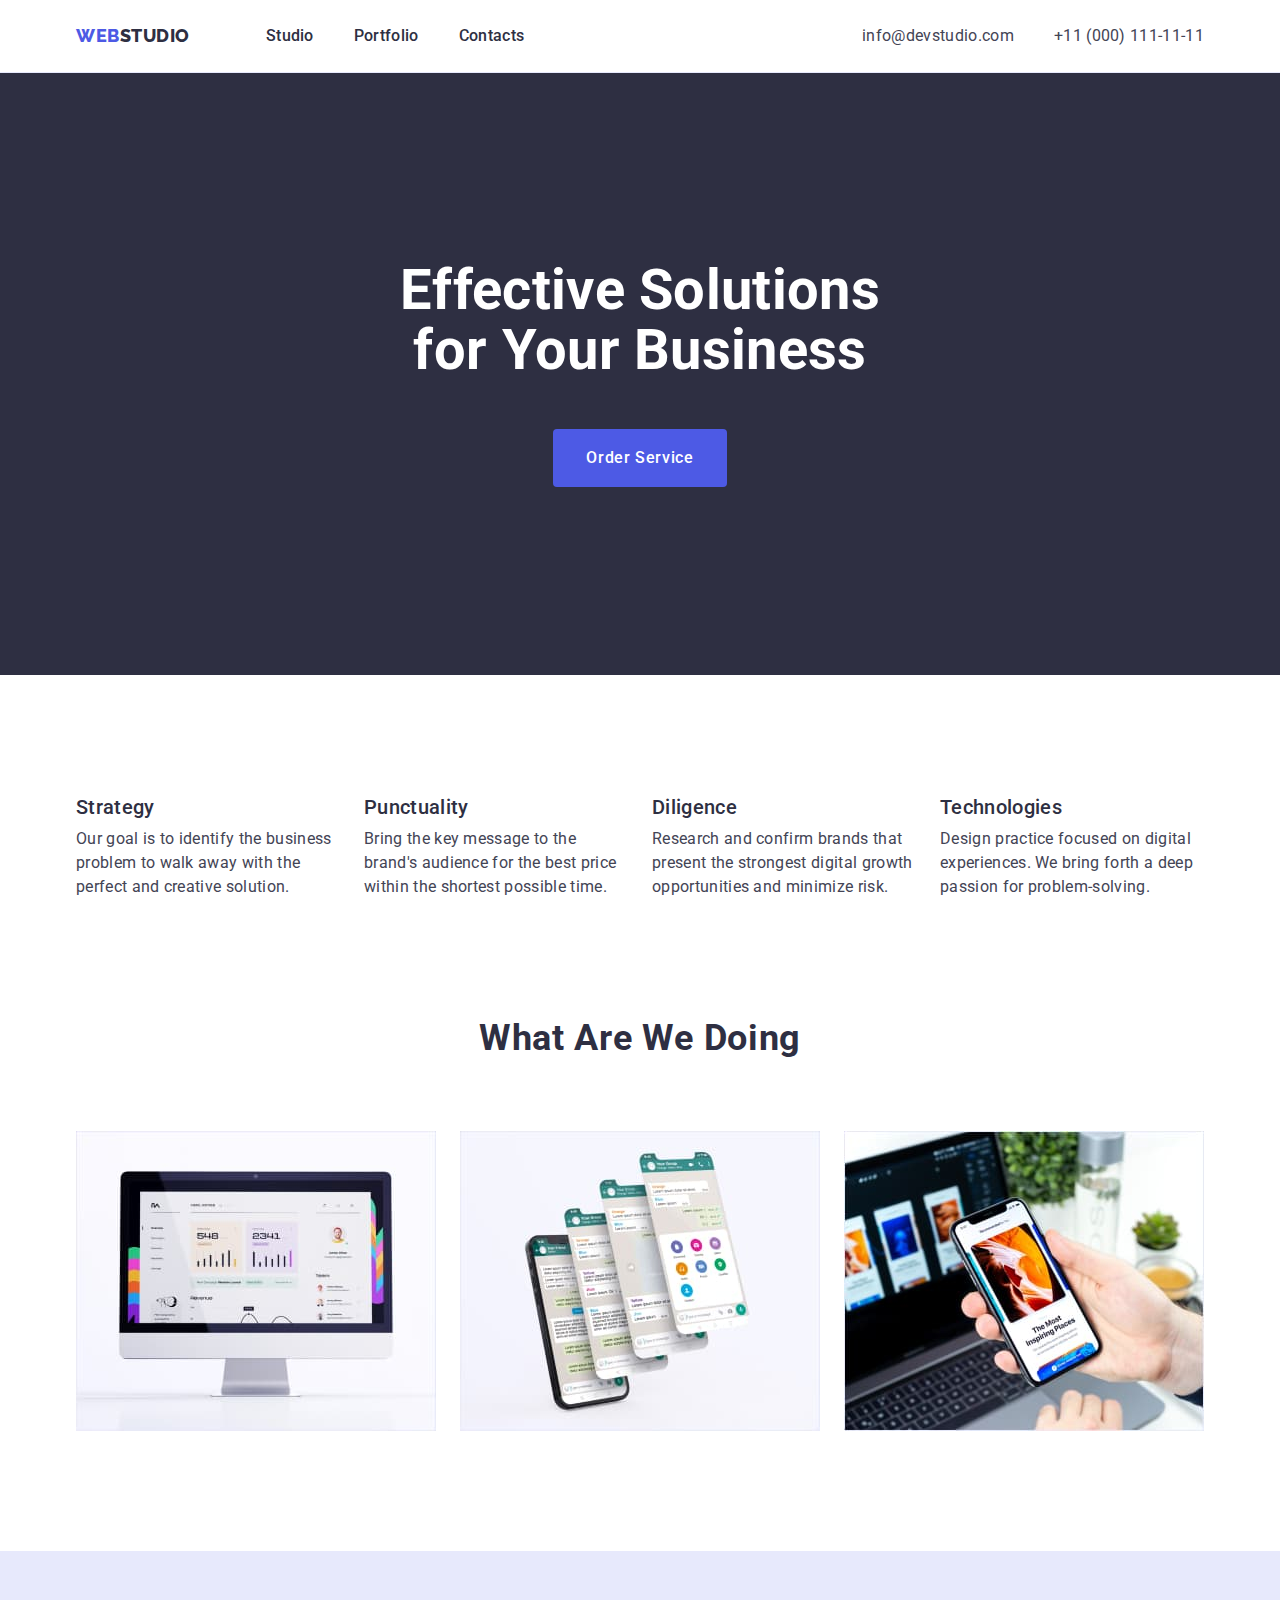
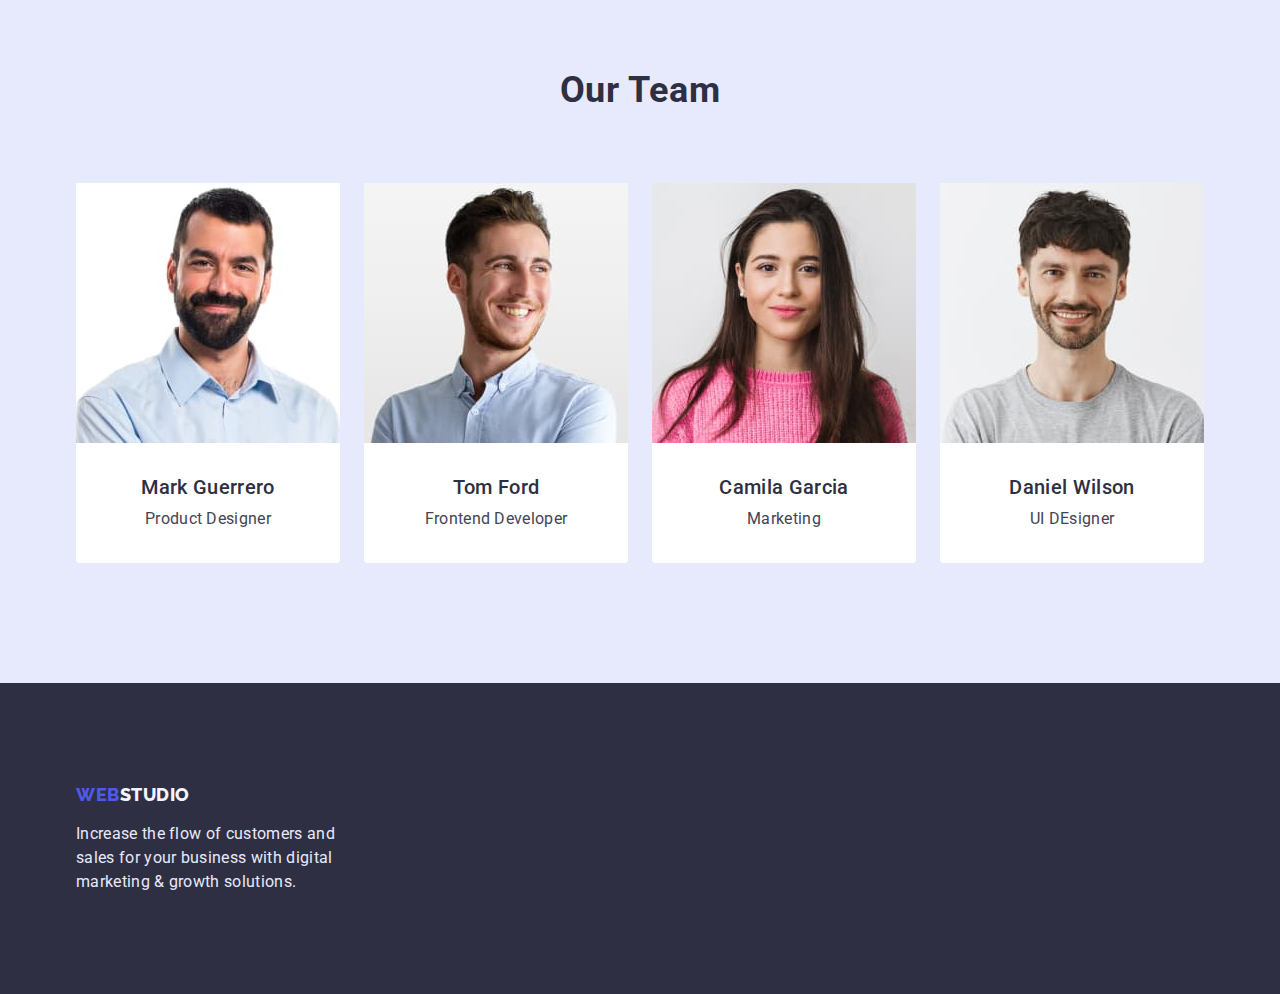
<file: index.html>
<!DOCTYPE html>
<html lang="en">
  <head>
    <meta charset="UTF-8" />
    <meta http-equiv="X-UA-Compatible" content="IE=edge" />
    <meta name="viewport" content="width=device-width, initial-scale=1.0" />

    <link rel="preconnect" href="https://fonts.googleapis.com" />
    <link rel="preconnect" href="https://fonts.gstatic.com" crossorigin />
    <link
      href="https://fonts.googleapis.com/css2?family=Raleway:wght@800&family=Roboto:wght@400;500;700;900&display=swap"
      rel="stylesheet"
    />

    <link
      rel="stylesheet"
      href="https://cdnjs.cloudflare.com/ajax/libs/modern-normalize/1.1.0/modern-normalize.min.css"
    />

    <link rel="stylesheet" href="./css/styles.css" />

    <title>Studio</title>
  </head>

  <body>
    <header>
      <nav class="container main-nav">
        <a href="./index.html" class="logo"
          >web<span class="logo-header">studio</span></a
        >

        <ul class="site-nav list">
          <li class="item">
            <a href="./index.html" class="link">Studio</a>
          </li>

          <li class="item">
            <a href="./portfolio.html" class="link">Portfolio</a>
          </li>

          <li class="item">
            <a href="" class="link">Contacts</a>
          </li>
        </ul>

        <address class="contacts">
          <ul class="contacts-list list">
            <li class="contacts-list-item">
              <a href="mailto:info@devstudio.com" class="link contacts-link"
                >info@devstudio.com</a
              >
            </li>

            <li class="contacts-list-item">
              <a href="tel:+110001111111" class="link contacts-link"
                >+11 (000) 111-11-11</a
              >
            </li>
          </ul>
        </address>
      </nav>
    </header>

    <main>
      <!-- Hero -->
      <section class="hero">
        <h1 class="hero-title">Effective Solutions for Your Business</h1>
        <button type="button" class="button">Order Service</button>
      </section>

      <!-- Our features -->
      <section class="section">
        <div class="container">
          <h2 class="section-title hidden">Our features</h2>

          <ul class="feature-list list">
            <li class="feature-list-item">
              <h3 class="title">Strategy</h3>
              <p>
                Our goal is to identify the business problem to walk away with
                the perfect and creative solution.
              </p>
            </li>

            <li class="feature-list-item">
              <h3 class="title">Punctuality</h3>
              <p>
                Bring the key message to the brand's audience for the best price
                within the shortest possible time.
              </p>
            </li>

            <li class="feature-list-item">
              <h3 class="title">Diligence</h3>
              <p>
                Research and confirm brands that present the strongest digital
                growth opportunities and minimize risk.
              </p>
            </li>

            <li class="feature-list-item">
              <h3 class="title">Technologies</h3>
              <p>
                Design practice focused on digital experiences. We bring forth a
                deep passion for problem-solving.
              </p>
            </li>
          </ul>
        </div>
      </section>

      <!-- What are we doing -->
      <section class="section">
        <div class="container">
          <h2 class="section-title">What are we doing</h2>

          <ul class="doing-list list">
            <li class="doing-list-item">
              <img
                src="./images/main_page/section-2/computer.jpg"
                alt="Computer"
                width="360"
              />
            </li>

            <li class="doing-list-item">
              <img
                src="./images/main_page/section-2/displays.jpg"
                alt="Displays"
                width="360"
              />
            </li>

            <li class="doing-list-item">
              <img
                src="./images/main_page/section-2/working_place.jpg"
                alt="Working Place"
                width="360"
              />
            </li>
          </ul>
        </div>
      </section>

      <!-- Team -->
      <section class="section">
        <div class="container team">
          <h2 class="section-title">Our Team</h2>

          <ul class="team-list list">
            <li class="team-list-item">
              <img
                src="./images/main_page/section-3/mark_guerrero.jpg"
                alt="Photo of Mark Guerrero"
                width="264"
              />
              <div class="team-card">
                <h3 class="fullname">Mark Guerrero</h3>
                <p class="position">Product Designer</p>
              </div>
            </li>

            <li class="team-list-item">
              <img
                src="./images/main_page/section-3/tom_ford.jpg"
                alt="Photo of Tom Ford"
                width="264"
              />
              <div class="team-card">
                <h3 class="fullname">Tom Ford</h3>
                <p class="position">Frontend Developer</p>
              </div>
            </li>

            <li class="team-list-item">
              <img
                src="./images/main_page/section-3/camila_garcia.jpg"
                alt="Photo of Camila Garcia"
                width="264"
              />
              <div class="team-card">
                <h3 class="fullname">Camila Garcia</h3>
                <p class="position">Marketing</p>
              </div>
            </li>

            <li class="team-list-item">
              <img
                src="./images/main_page/section-3/daniel_wilson.jpg"
                alt="Photo of Daniel Wilson"
                width="264"
              />
              <div class="team-card">
                <h3 class="fullname">Daniel Wilson</h3>
                <p class="position">UI DEsigner</p>
              </div>
            </li>
          </ul>
        </div>
      </section>
    </main>

    <footer>
      <div class="container">
        <a href="./index.html" class="logo"
          >web<span class="logo-footer">studio</span></a
        >
        <p>
          Increase the flow of customers and sales for your business with
          digital marketing & growth solutions.
        </p>
      </div>
    </footer>
  </body>
</html>
</file>
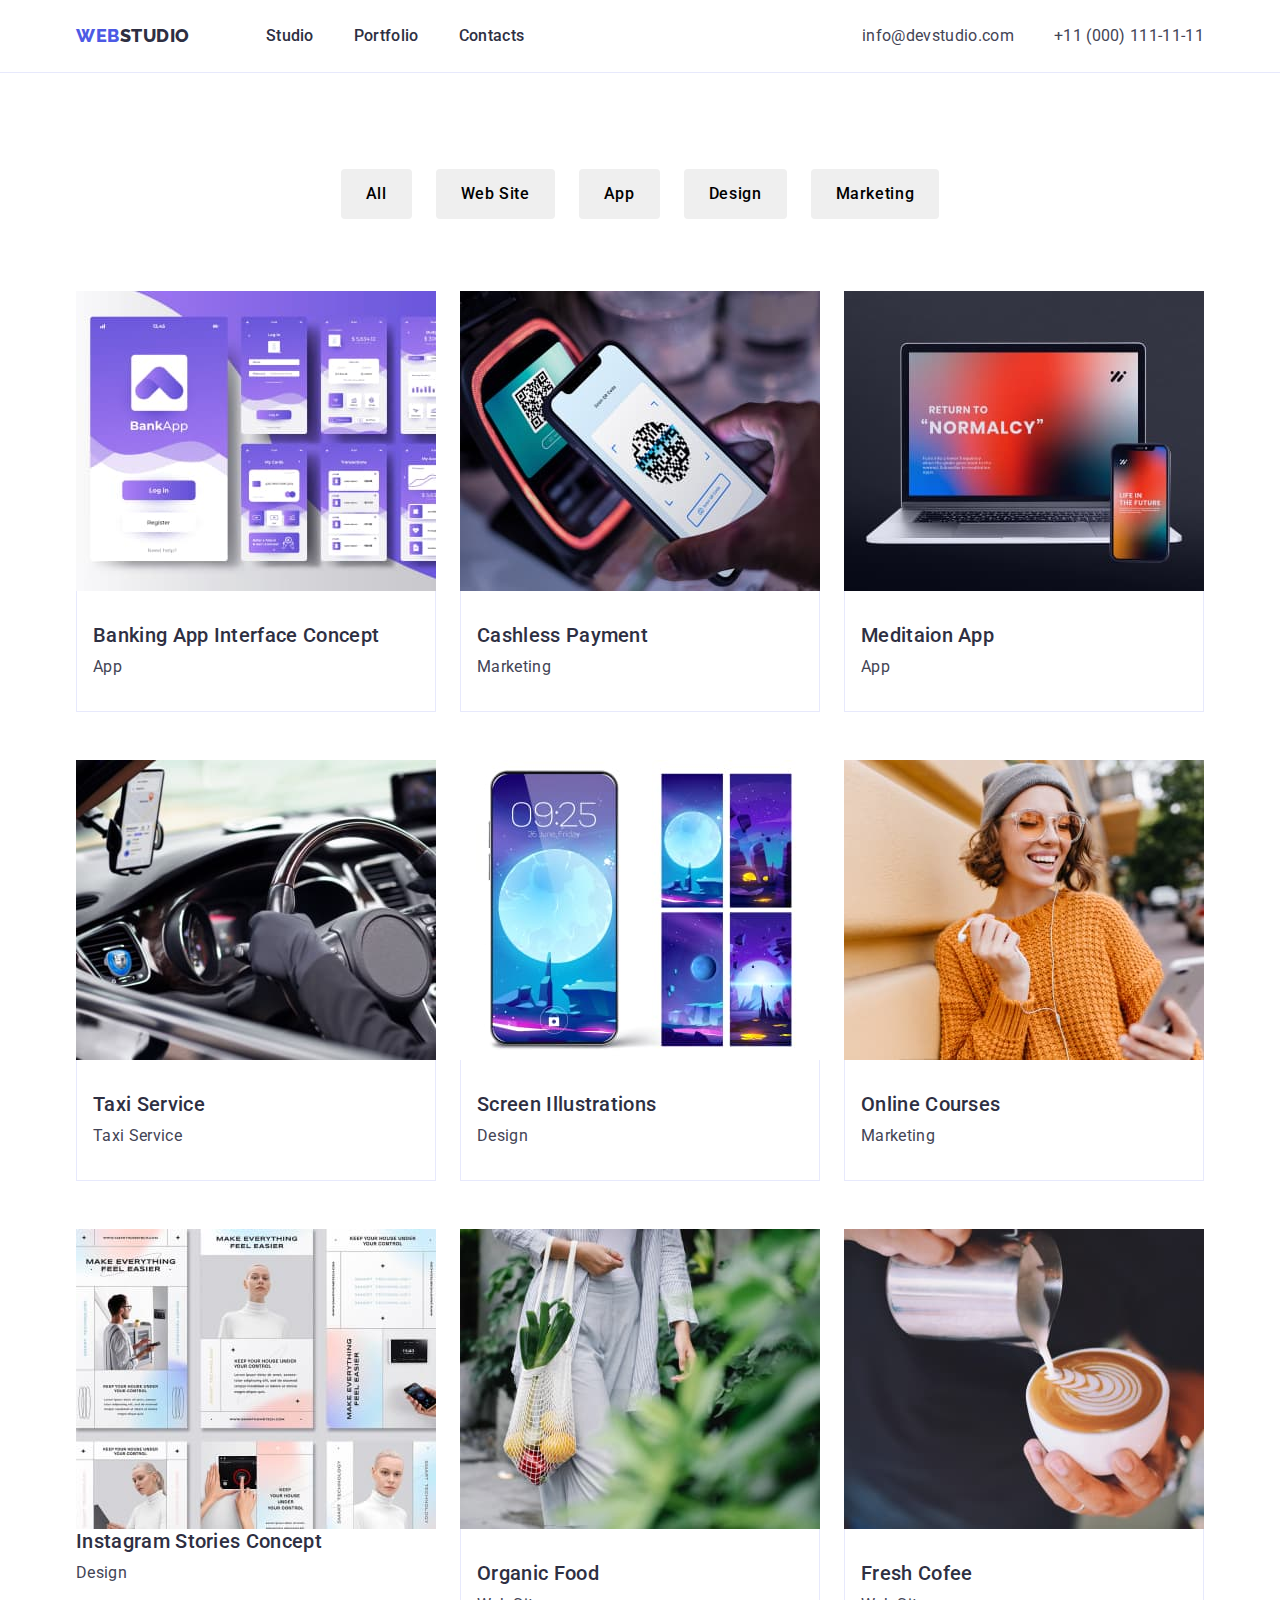
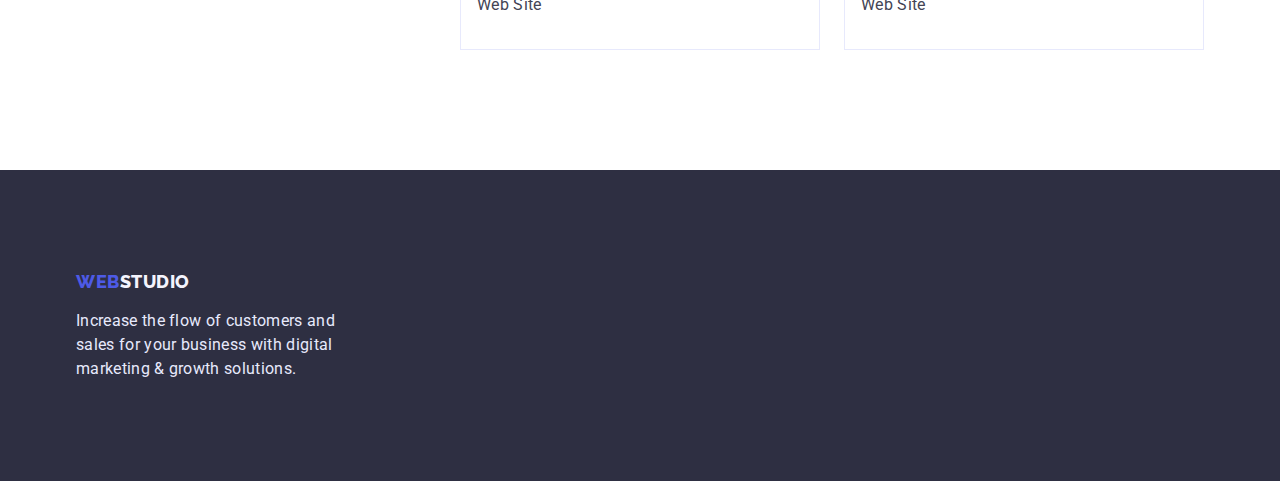
<file: portfolio.html>
<!DOCTYPE html>
<html lang="en">
  <head>
    <meta charset="UTF-8" />
    <meta http-equiv="X-UA-Compatible" content="IE=edge" />
    <meta name="viewport" content="width=device-width, initial-scale=1.0" />

    <link rel="preconnect" href="https://fonts.googleapis.com" />
    <link rel="preconnect" href="https://fonts.gstatic.com" crossorigin />
    <link
      href="https://fonts.googleapis.com/css2?family=Raleway:wght@800&family=Roboto:wght@400;500;700;900&display=swap"
      rel="stylesheet"
    />

    <link
      rel="stylesheet"
      href="https://cdnjs.cloudflare.com/ajax/libs/modern-normalize/1.1.0/modern-normalize.min.css"
    />

    <link rel="stylesheet" href="./css/styles.css" />

    <title>Studio</title>
  </head>

  <body>
    <header>
      <nav class="container main-nav">
        <a href="./index.html" class="logo"
          >web<span class="logo-header">studio</span></a
        >

        <ul class="site-nav list">
          <li class="item"><a href="./index.html" class="link">Studio</a></li>
          <li class="item">
            <a href="./portfolio.html" class="link">Portfolio</a>
          </li>
          <li class="item"><a href="" class="link">Contacts</a></li>
        </ul>

        <address class="contacts">
          <ul class="contacts-list list">
            <li class="contacts-list-item">
              <a href="mailto:info@devstudio.com" class="link contacts-link"
                >info@devstudio.com</a
              >
            </li>

            <li class="contacts-list-item">
              <a href="tel:+110001111111" class="link contacts-link"
                >+11 (000) 111-11-11</a
              >
            </li>
          </ul>
        </address>
      </nav>
    </header>

    <main class="portfolio">
      <section class="section">
        <div class="container">
          <h1 class="section-title hidden">Our projects</h1>
          <ul class="filter-list list">
            <li class="filter-list-item">
              <button type="button" class="button">
                <span class="button-text">All</span>
              </button>
            </li>

            <li class="filter-list-item">
              <button type="button" class="button">
                <span class="button-text">Web Site</span>
              </button>
            </li>

            <li class="filter-list-item">
              <button type="button" class="button">
                <span class="button-text">App</span>
              </button>
            </li>

            <li class="filter-list-item">
              <button type="button" class="button">
                <span class="button-text">Design</span>
              </button>
            </li>

            <li class="filter-list-item">
              <button type="button" class="button">
                <span class="button-text">Marketing</span>
              </button>
            </li>
          </ul>

          <ul class="project-list list">
            <li class="project-list-item">
              <img
                src="./images/portfolio/banking_app.jpg"
                alt="Banking app interface concept"
                width="360"
              />
              <div class="card-content">
                <h2>Banking App Interface Concept</h2>
                <p>App</p>
              </div>
            </li>

            <li class="project-list-item">
              <img
                src="./images/portfolio/cashless_payment.jpg"
                alt="Cashless payment"
                width="360"
              />
              <div class="card-content">
                <h2>Cashless Payment</h2>
                <p>Marketing</p>
              </div>
            </li>

            <li class="project-list-item">
              <img
                src="./images/portfolio/meditation_app.jpg"
                alt="Meditation app"
                width="360"
              />
              <div class="card-content">
                <h2>Meditaion App</h2>
                <p>App</p>
              </div>
            </li>

            <li class="project-list-item">
              <img
                src="./images/portfolio/taxi_service.jpg"
                alt="Taxi service"
                width="360"
              />
              <div class="card-content">
                <h2>Taxi Service</h2>
                <p>Taxi Service</p>
              </div>
            </li>

            <li class="project-list-item">
              <img
                src="./images/portfolio/screen_illustrations.jpg"
                alt="Screen illustrations"
                width="360"
              />
              <div class="card-content">
                <h2>Screen Illustrations</h2>
                <p>Design</p>
              </div>
            </li>

            <li class="project-list-item">
              <img
                src="./images/portfolio/online_courses.jpg"
                alt="Woman learning on online courses"
                width="360"
              />
              <div class="card-content">
                <h2>Online Courses</h2>
                <p>Marketing</p>
              </div>
            </li>

            <li class="project-list-item">
              <img
                src="./images/portfolio/instagram_stories_concept.jpg"
                alt="Different widows illustrating the instagram stories concept"
                width="360"
              />
              <div class="bottom-border">
                <h2>Instagram Stories Concept</h2>
                <p>Design</p>
              </div>
            </li>

            <li class="project-list-item">
              <img
                src="./images/portfolio/organic_food.jpg"
                alt="Woman walking with a bag of vegetables"
                width="360"
              />
              <div class="card-content">
                <h2>Organic Food</h2>
                <p>Web Site</p>
              </div>
            </li>

            <li class="project-list-item">
              <img
                src="./images/portfolio/fresh_cofee.jpg"
                alt="Barista making an art on top of the cofee"
                width="360"
              />
              <div class="card-content">
                <h2>Fresh Cofee</h2>
                <p>Web Site</p>
              </div>
            </li>
          </ul>
        </div>
      </section>
    </main>

    <footer>
      <div class="container">
        <a href="./index.html" class="logo"
          >web<span class="logo-footer">studio</span></a
        >
        <p>
          Increase the flow of customers and sales for your business with
          digital marketing & growth solutions.
        </p>
      </div>
    </footer>
  </body>
</html>
</file>
<file: css/styles.css>
:root {
  --primary-text-color: #434455;
  --title-text-color: #2e2f42;
  --hero-text-color: #ffffff;
  --white: #ffffff;
  --footer-logo-color: #f4f4fd;
  --footer-text-color: #e7e9fc;
  --accent-color: #4d5ae5;
  --portfolio-button-bgc: #404bbf;

  --nav-list-gap: 40px;
  --list-gap: 24px;
}

body {
  color: var(--primary-text-color);
  font-family: 'Roboto', sans-serif;
  letter-spacing: 0.02em;
}

.container {
  margin-left: auto;
  margin-right: auto;
  width: 1158px;
  padding-left: 15px;
  padding-right: 15px;

  /* outline: 1px solid tomato; */
}

.section {
  padding-top: 0;
  padding-bottom: 120px;
}

.section-title {
  color: var(--title-text-color);
  font-size: 36px;
  line-height: 1.11;
  text-align: center;
  letter-spacing: 0.02em;
  text-transform: capitalize;

  margin-top: 0;
  margin-bottom: 72px;
}

.link {
  color: var(--title-text-color);
  text-decoration: none;
}

.link:hover {
  cursor: pointer;
}

.link:hover,
.link:focus {
  color: var(--accent-color);
}

.list {
  list-style: none;
  margin: 0;
  padding: 0;
}

.button {
  font-family: 'Roboto', sans-serif;
  font-weight: 500;
  font-size: 16px;
  line-height: 1.5;
  letter-spacing: 0.04em;

  cursor: pointer;

  border-radius: 4px;
  border: 1px solid transparent;
}

img {
  display: block;
  max-width: 100%;
}

/* Logo */
.logo {
  color: var(--accent-color);
  text-transform: uppercase;
  text-decoration: none;
  font-family: 'Raleway', sans-serif;
  font-weight: 800;
  font-size: 18px;
  line-height: 1.3;
  letter-spacing: 0.03em;
}

.logo-header {
  color: var(--title-text-color);
}

.logo-footer {
  color: var(--footer-logo-color);
}

/* Site nav */
header {
  border-bottom: 1px solid var(--footer-text-color);
}

.main-nav {
  display: flex;
  align-items: center;
}

.site-nav {
  font-weight: 500;
  font-size: 16px;
  line-height: 1.5;

  margin-left: 76px;
  display: flex;
}

.site-nav .item:not(:last-child) {
  margin-right: var(--nav-list-gap);
}

.site-nav .link {
  display: block;
  padding-top: 24px;
  padding-bottom: 24px;
}

.contacts {
  margin-left: auto;
}

.contacts-list {
  font-size: 16px;
  line-height: 1.5;

  display: flex;
}

.contacts-list-item .link {
  display: block;
  padding-top: 24px;
  padding-bottom: 24px;
}

.contacts-list-item:not(:last-child) {
  margin-right: var(--nav-list-gap);
}

.contacts-link {
  font-style: normal;
  color: var(--primary-text-color);
}

/* Hero */
.hero {
  background-color: var(--title-text-color);
  text-align: center;

  padding-top: 188px;
  padding-bottom: 188px;
}

.hero-title {
  font-size: 56px;
  line-height: 1.07;
  text-align: center;
  width: 494px;
  color: var(--hero-text-color);

  margin-top: 0;
  margin-left: auto;
  margin-bottom: 48px;
  margin-right: auto;
}

.hero .button {
  color: var(--hero-text-color);
  background-color: var(--accent-color);
  padding: 16px 32px;
}

.hero .button:hover,
.hero .button:focus {
  background-color: var(--portfolio-button-bgc);
}

/* Our features */
.section:nth-child(2) {
  padding-top: 120px;
}

.hidden {
  display: none;
}

.feature-list {
  display: flex;
  margin-left: calc(-1 * var(--list-gap));
}

.feature-list-item {
  flex-basis: calc(100% / 4 - var(--list-gap));
  margin-left: var(--list-gap);
}

.feature-list-item p {
  font-size: 16px;
  line-height: 1.5;
  margin: 0;
}

.feature-list-item h3 {
  color: var(--title-text-color);
  font-weight: 500;
  font-size: 20px;
  line-height: 1.2;

  margin-top: 0;
  margin-bottom: 8px;
}

/* What are we doing */
.doing-list {
  display: flex;
  margin-left: calc(-1 * var(--list-gap));
}

.doing-list-item {
  flex-basis: calc(100% / 3 - var(--list-gap));
  margin-left: var(--list-gap);
}

/* Team */
.section:nth-child(4) {
  background-color: var(--footer-text-color);
  padding-top: 120px;
}

.team-list {
  display: flex;
  margin-left: calc(-1 * var(--list-gap));
}

.team-list-item {
  background-color: var(--white);
  border-radius: 0px 0px 4px 4px;
  text-align: center;

  flex-basis: calc(100% / 4 - var(--list-gap));
  margin-left: var(--list-gap);
}

.team-card {
  padding: 32px 0;
}

.team-list-item h3 {
  color: var(--title-text-color);
  font-weight: 500;
  font-size: 20px;
  line-height: 1.2;
  margin-top: 0;
  margin-bottom: 8px;
}

.team-list-item p {
  font-size: 16px;
  line-height: 1.5;

  margin-top: 0;
  margin-bottom: 0;
}

/* Footer */
footer {
  background-color: var(--title-text-color);
  padding-top: 100px;
  padding-bottom: 100px;
}

footer .logo {
  margin-top: 0;
  margin-bottom: 0;
}

footer p {
  color: var(--footer-text-color);
  font-size: 16px;
  line-height: 1.5;

  width: 264px;
  margin-top: 16px;
  margin-bottom: 0;
}

/* Portfolio */

/* Filter */
.portfolio .section {
  padding-top: 96px;
}

.filter-list {
  display: flex;
  justify-content: center;

  margin-bottom: 72px;
  margin-left: calc(-1 * var(--list-gap));
}

.filter-list-item {
  margin-left: var(--list-gap);
}

.filter-list-item .button {
  padding: 12px 24px;
}

.filter-list-item .button:hover,
.filter-list-item .button:focus {
  color: var(--white);
  background-color: var(--portfolio-button-bgc);
  border: 1px solid var(--footer-text-color);
  border-radius: 4px;
}

.button-text {
  font-weight: 500;
  font-size: 16px;
  line-height: 1.5;
}

/* Project list */
.project-list {
  display: flex;
  flex-wrap: wrap;
  margin-top: calc(-2 * var(--list-gap));
  margin-left: calc(-1 * var(--list-gap));
}

.project-list-item {
  flex-basis: calc(100% / 3 - var(--list-gap));
  margin-top: calc(2 * var(--list-gap));
  margin-left: var(--list-gap);
}

.project-list-item h2 {
  color: var(--title-text-color);
  font-weight: 500;
  font-size: 20px;
  line-height: 1.2;

  margin-top: 0;
  margin-bottom: 8px;
}

.project-list-item p {
  font-size: 16px;
  line-height: 1.5;

  margin-top: 0;
  margin-bottom: 0;
}

.card-content {
  padding-top: 32px;
  padding-left: 16px;
  padding-bottom: 32px;

  border-right: 1px solid var(--footer-text-color);
  border-bottom: 1px solid var(--footer-text-color);
  border-left: 1px solid var(--footer-text-color);
}
</file>
